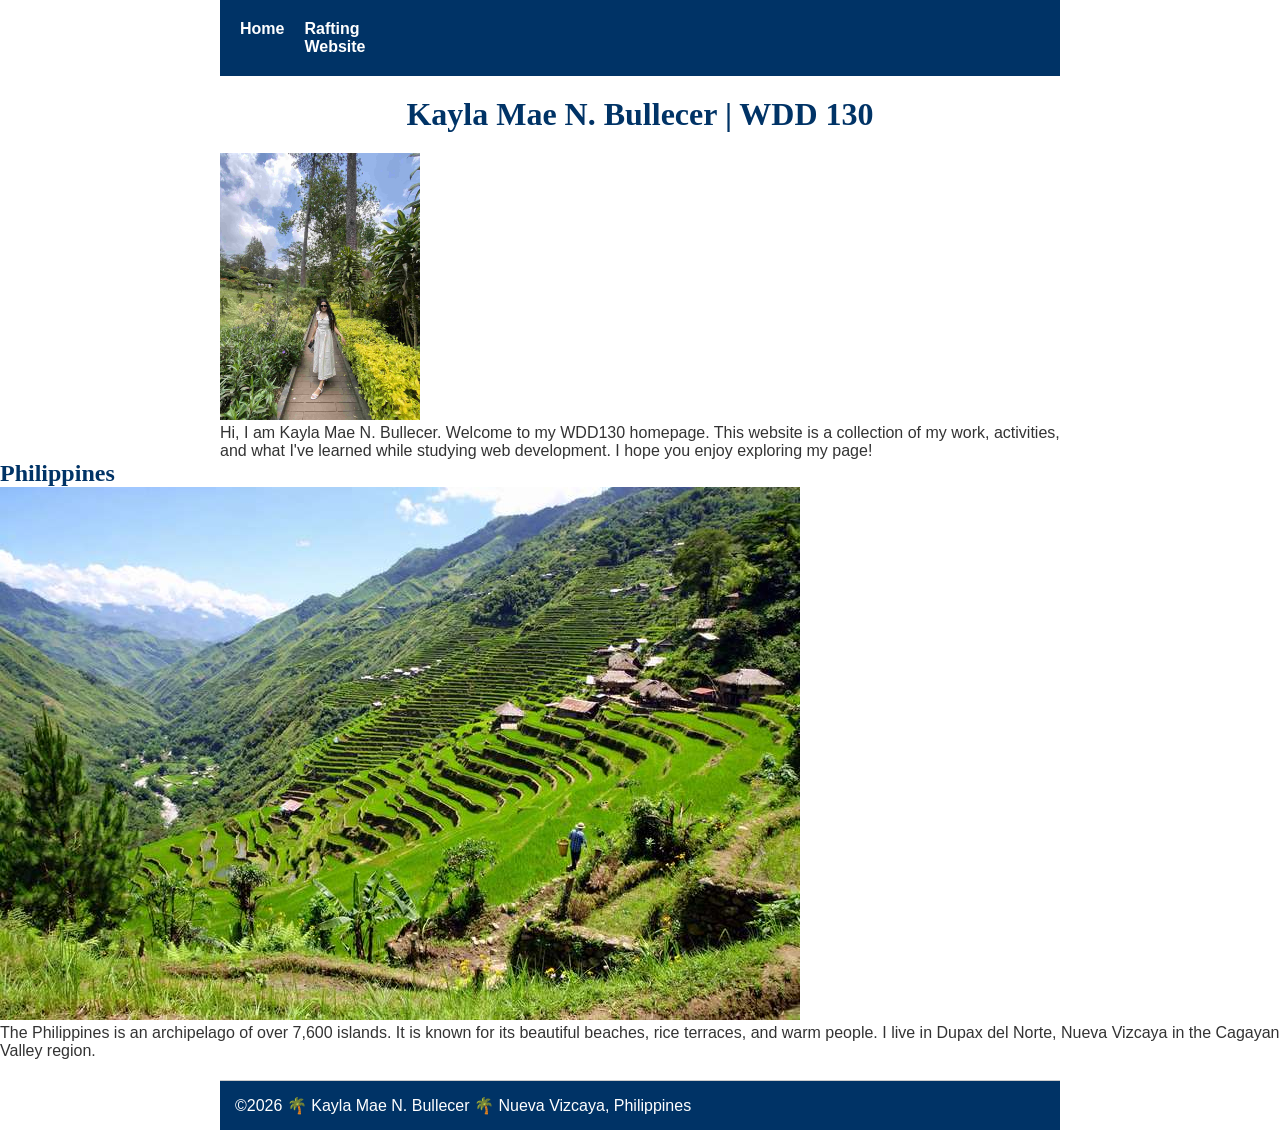
<file: index.html>
<!DOCTYPE html>
<html lang="en-US">
<head>
  <meta charset="UTF-8">
  <meta name="viewport" content="width=device-width, initial-scale=1.0">
  <title>Kayla Mae N. Bullecer | WDD 130 | Personal Homepage</title>
  <meta name="description" content="Kayla Mae N. Bullecer's home page for WDD 130 - Web Fundamentals. This page shows my work and what I learn in web development.">
  <meta name="author" content="Kayla Mae N. Bullecer">
  <link rel="stylesheet" href="styles/styles.css">
</head>
<body>
  <header>
    <nav>
      <a href="#">Home</a>
      <a href="wwr/">Rafting Website</a>
    </nav>
  </header>
  <main>
    <h1>Kayla Mae N. Bullecer | WDD 130</h1>
    <img src="images/profile.jpg" alt="image of myself" width="200">
    <p>Hi, I am Kayla Mae N. Bullecer. Welcome to my WDD130 homepage. This website is a collection of my work, activities, and what I've learned while studying web development. I hope you enjoy exploring my page!</p>
  </main>
  <aside>
    <h2>Philippines</h2>
    <img src="images/philippines.jpg" alt="Banaue Rice Terraces in the Philippines">
    <p>The Philippines is an archipelago of over 7,600 islands. It is known for its beautiful beaches, rice terraces, and warm people. I live in Dupax del Norte, Nueva Vizcaya in the Cagayan Valley region.</p>
  </aside>
  <footer>
    <p>©2026 🌴 Kayla Mae N. Bullecer 🌴 Nueva Vizcaya, Philippines</p>
  </footer>
</body>
</html>
</file>
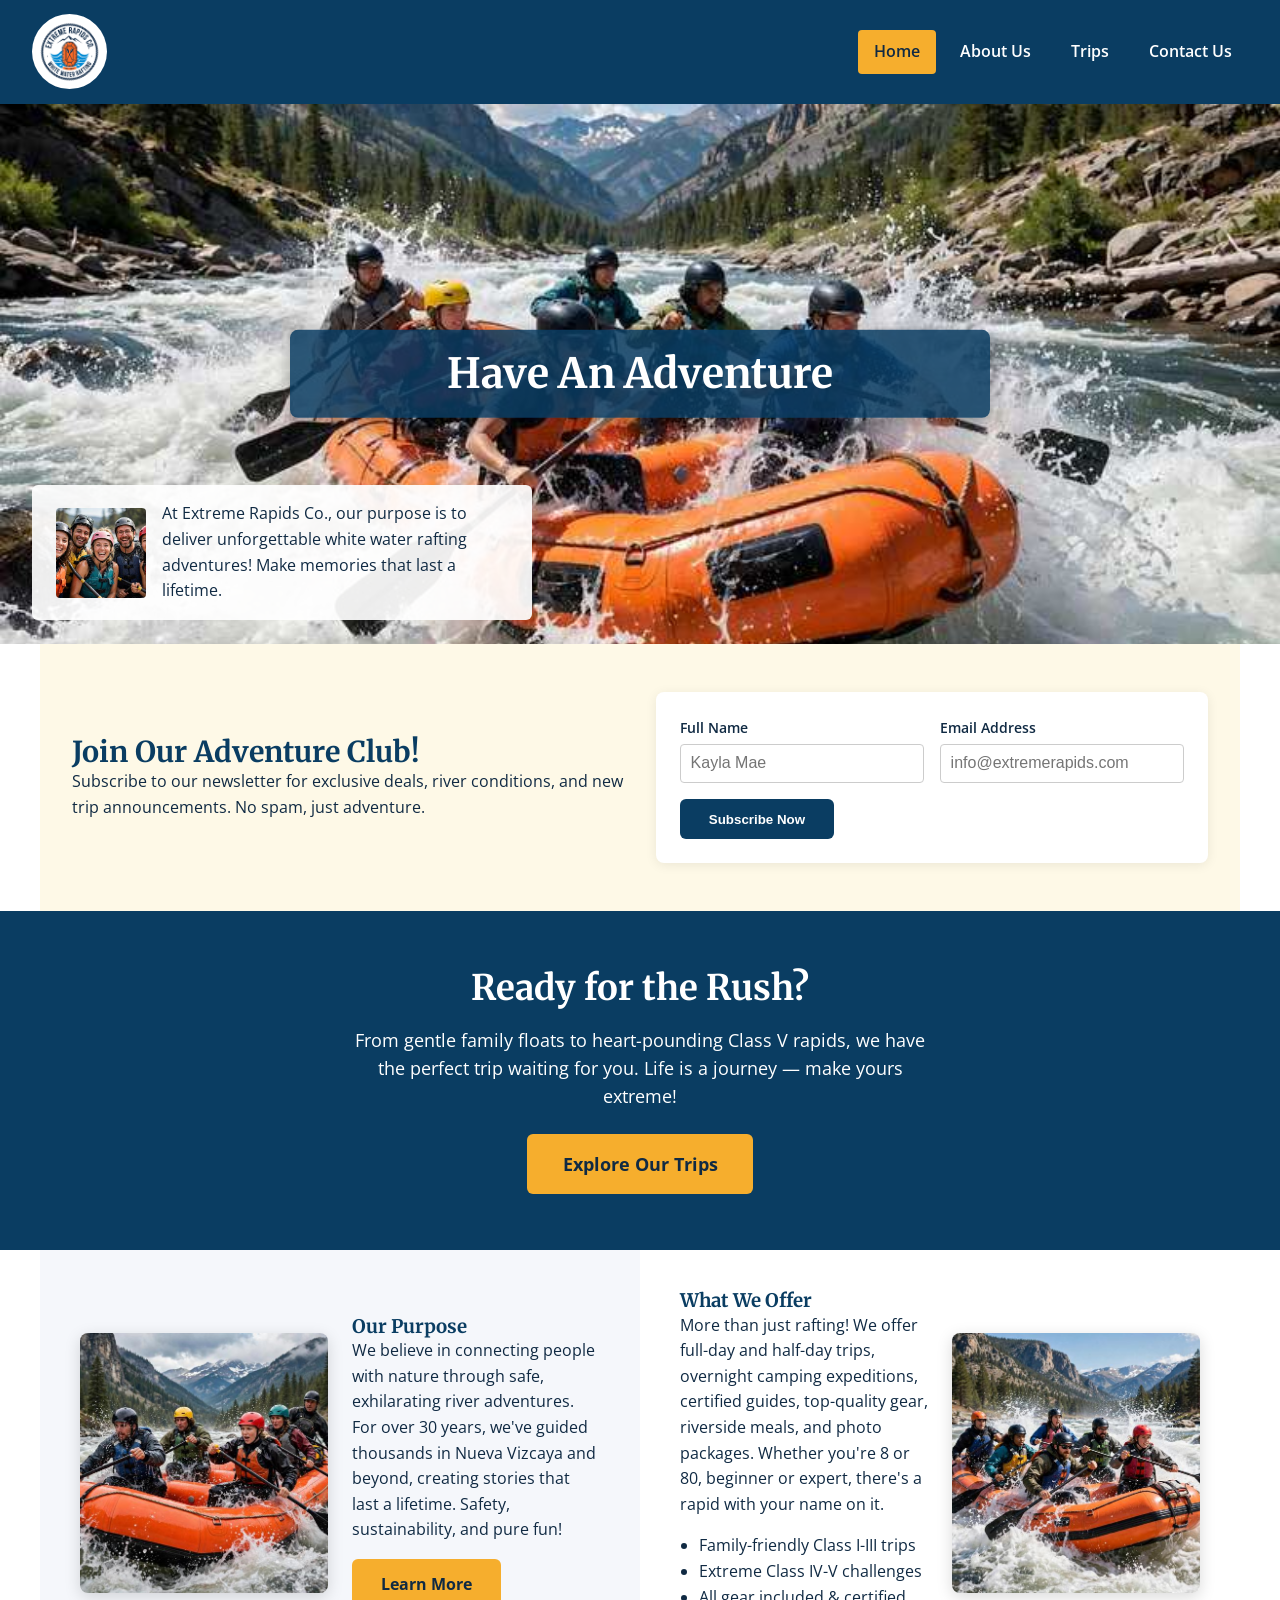
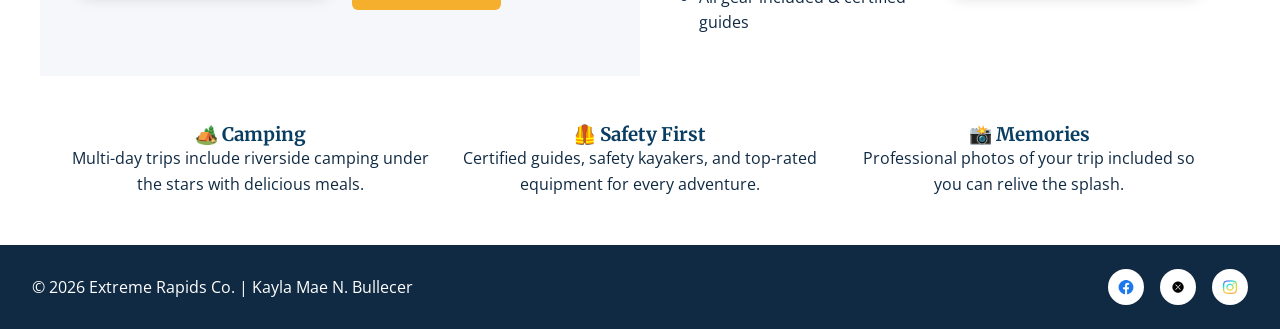
<file: wwr/index.html>
<!DOCTYPE html>
<html lang="en-US">
<head>
<meta charset="UTF-8">
<meta name="viewport" content="width=device-width, initial-scale=1.0">
<title>Extreme Rapids Co. | Home - Adventure Awaits You</title>
<meta name="description" content="Extreme Rapids Co. home page - Thrilling white water rafting adventures in Bambang, Nueva Vizcaya. Join our newsletter and explore our trips.">
<meta name="author" content="Kayla Mae N. Bullecer">
<link rel="stylesheet" href="styles/rafting.css">
<link href="https://fonts.googleapis.com/css2?family=Merriweather:wght@400;700&family=Open+Sans:wght@400;600&display=swap" rel="stylesheet">
</head>
<body>
<header>
<img src="images/logo.png" alt="Extreme Rapids Co. Logo" class="logo">
<nav>
<a href="index.html" class="active">Home</a>
<a href="about.html">About Us</a>
<a href="trips.html">Trips</a>
<a href="contact.html">Contact Us</a>
</nav>
</header>
<main>
<div class="hero">
<img src="images/hero.jpg" alt="Group rafting down river with big splash">
<h1>Have An Adventure</h1>
<article>
<img src="images/happy-client.jpg" alt="Happy clients after rafting">
<p>At Extreme Rapids Co., our purpose is to deliver unforgettable white water rafting adventures! Make memories that last a lifetime.</p>
</article>
</div>

<section class="newsletter">
<div>
<h2>Join Our Adventure Club!</h2>
<p>Subscribe to our newsletter for exclusive deals, river conditions, and new trip announcements. No spam, just adventure.</p>
</div>
<form action="#" method="get">
<div><label for="fullname">Full Name</label><input type="text" id="fullname" name="fullname" required placeholder="Kayla Mae"></div>
<div><label for="email">Email Address</label><input type="email" id="email" name="email" required placeholder="info@extremerapids.com"></div>
<div class="full"><button type="submit" class="btn btn-primary">Subscribe Now</button></div>
</form>
</section>

<section class="cta">
<h2>Ready for the Rush?</h2>
<p>From gentle family floats to heart-pounding Class V rapids, we have the perfect trip waiting for you. Life is a journey — make yours extreme!</p>
<a href="trips.html" class="btn">Explore Our Trips</a>
</section>

<section class="purpose">
<div class="purpose-card">
<img src="images/rafting1.jpg" alt="Scenic calm river">
<div><h3>Our Purpose</h3><p>We believe in connecting people with nature through safe, exhilarating river adventures. For over 30 years, we've guided thousands in Nueva Vizcaya and beyond, creating stories that last a lifetime. Safety, sustainability, and pure fun!</p><a href="about.html" class="btn" style="margin-top:1rem">Learn More</a></div>
</div>
<div class="purpose-card">
<div><h3>What We Offer</h3><p>More than just rafting! We offer full-day and half-day trips, overnight camping expeditions, certified guides, top-quality gear, riverside meals, and photo packages. Whether you're 8 or 80, beginner or expert, there's a rapid with your name on it.</p><ul style="margin:1rem 0 0 1.2rem"><li>Family-friendly Class I-III trips</li><li>Extreme Class IV-V challenges</li><li>All gear included & certified guides</li></ul></div>
<img src="images/rafting2.jpg" alt="Group in raft paddling">
</div>
</section>

<section class="features">
<div><h3>🏕️ Camping</h3><p>Multi-day trips include riverside camping under the stars with delicious meals.</p></div>
<div><h3>🦺 Safety First</h3><p>Certified guides, safety kayakers, and top-rated equipment for every adventure.</p></div>
<div><h3>📸 Memories</h3><p>Professional photos of your trip included so you can relive the splash.</p></div>
</section>
</main>
<footer>
<p>© 2026 Extreme Rapids Co. | Kayla Mae N. Bullecer</p>
<nav class="socialmedia">
<a href="https://facebook.com"><img src="images/facebook.png" alt="Facebook"></a>
<a href="https://twitter.com"><img src="images/twitter.png" alt="Twitter"></a>
<a href="https://instagram.com"><img src="images/instagram.png" alt="Instagram"></a>
</nav>
</footer>
</body>
</html>
</file>
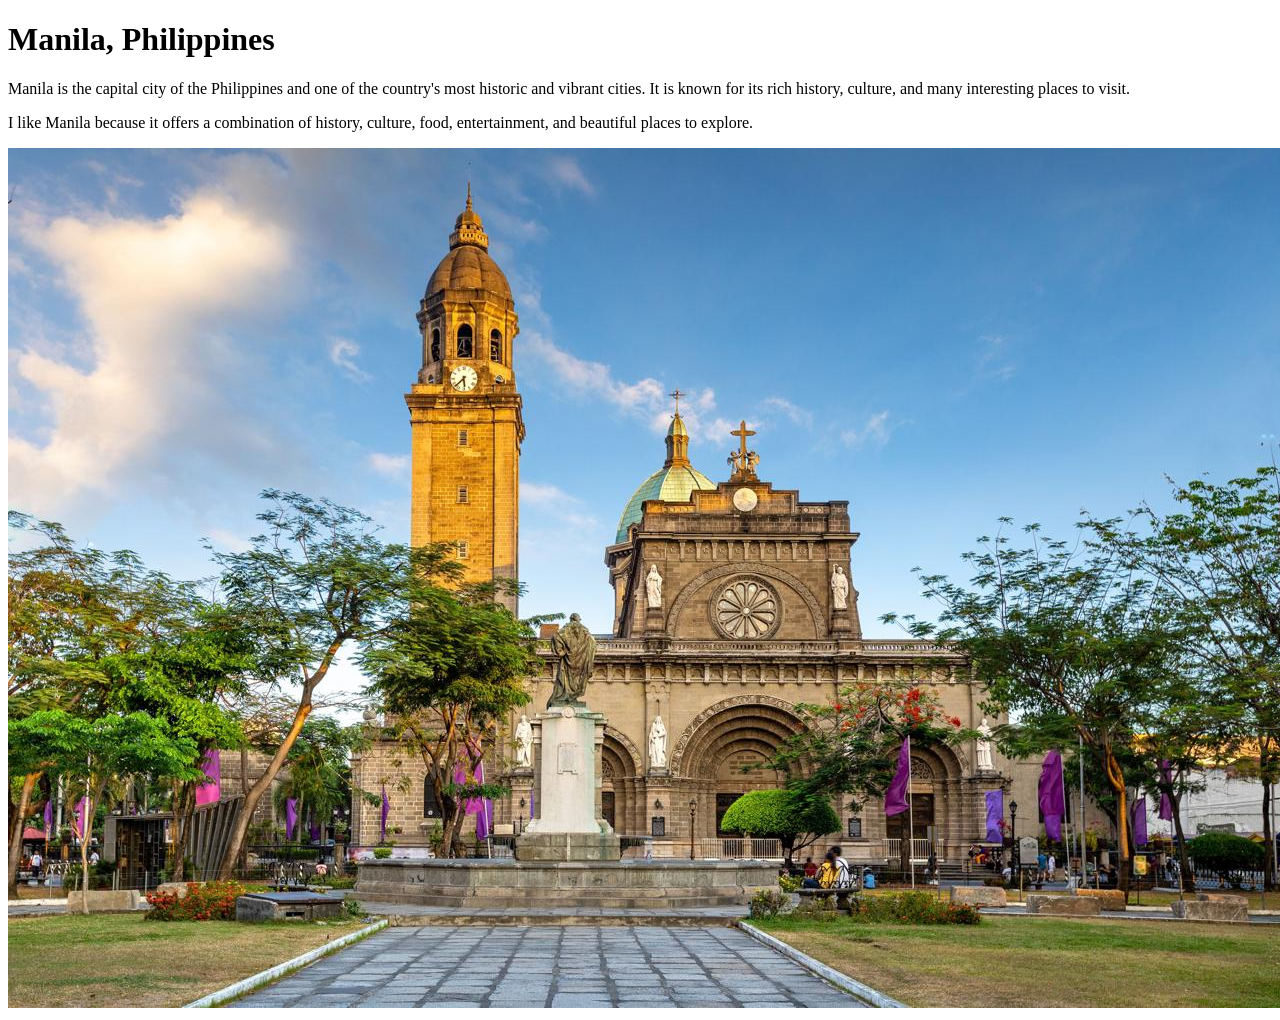
<file: week01/favorite-city.html>
<!DOCTYPE html>
<html lang="en-US">
<head>
    <meta charset="UTF-8">
    <meta name="viewport" content="width=device-width, initial-scale=1.0">
    <title>My Favorite City</title>
</head>
<body>
    <h1>Manila, Philippines</h1>

    <p>
        Manila is the capital city of the Philippines and one of the country's
        most historic and vibrant cities. It is known for its rich history,
        culture, and many interesting places to visit.
    </p>

    <p>
        I like Manila because it offers a combination of history, culture,
        food, entertainment, and beautiful places to explore.
    </p>

    <img src="images/manila2.jpg" alt="Manila, Philippines">
</body>
</html>
</file>
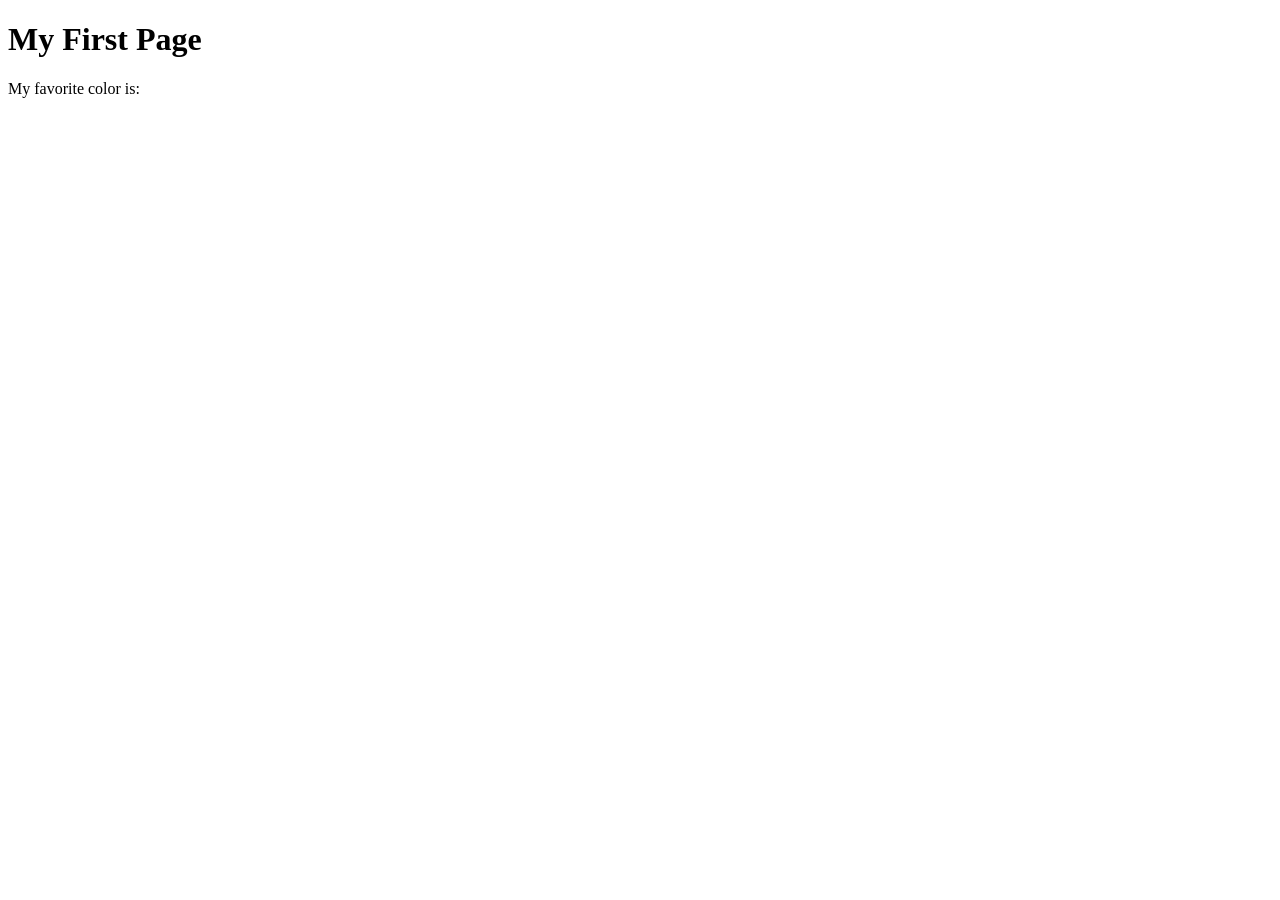
<file: week01/first-page.html>
<!DOCTYPE html>
<html lang="en">
<head>
    <meta charset="UTF-8">
    <meta name="viewport" content="width=device-width, initial-scale=1.0">
    <title>My First Page</title>
</head>
<body>
    <h1>My First Page</h1>
    <p>My favorite color is: </p>
</body>
</html>
</file>
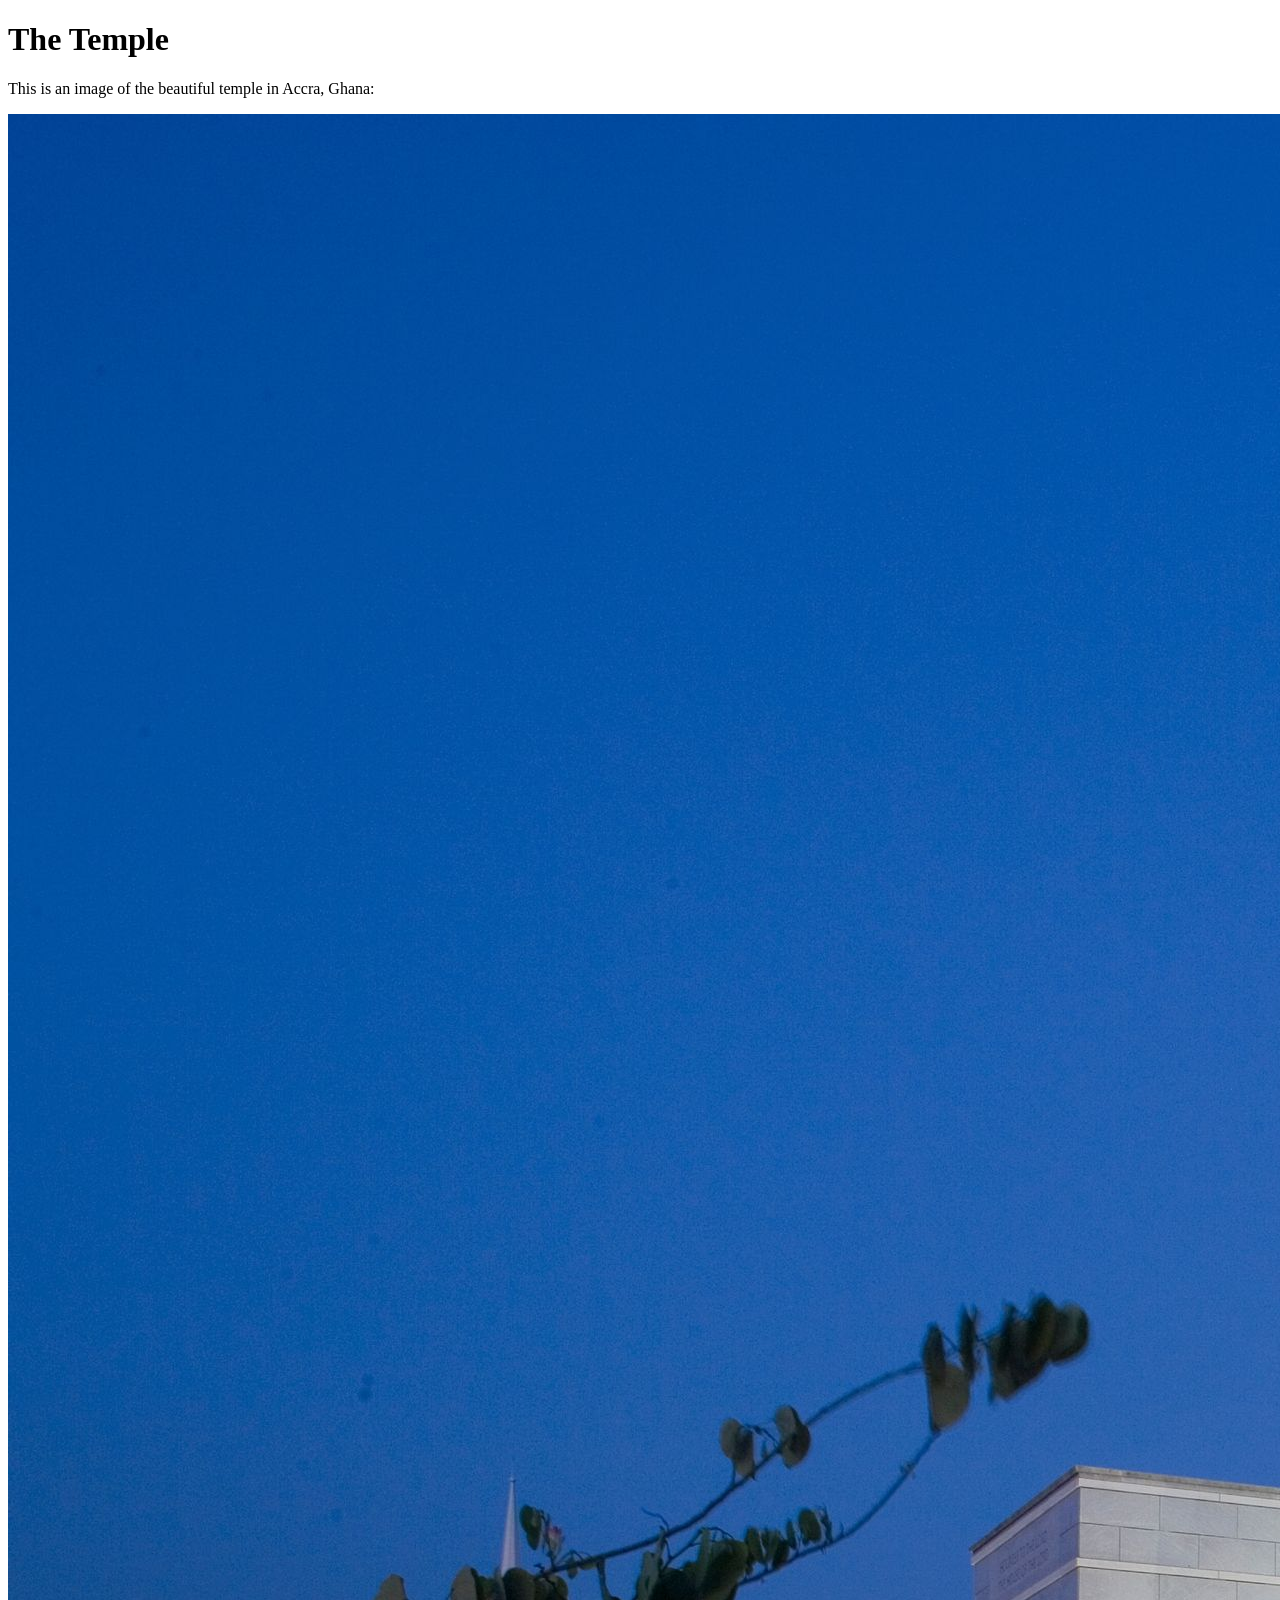
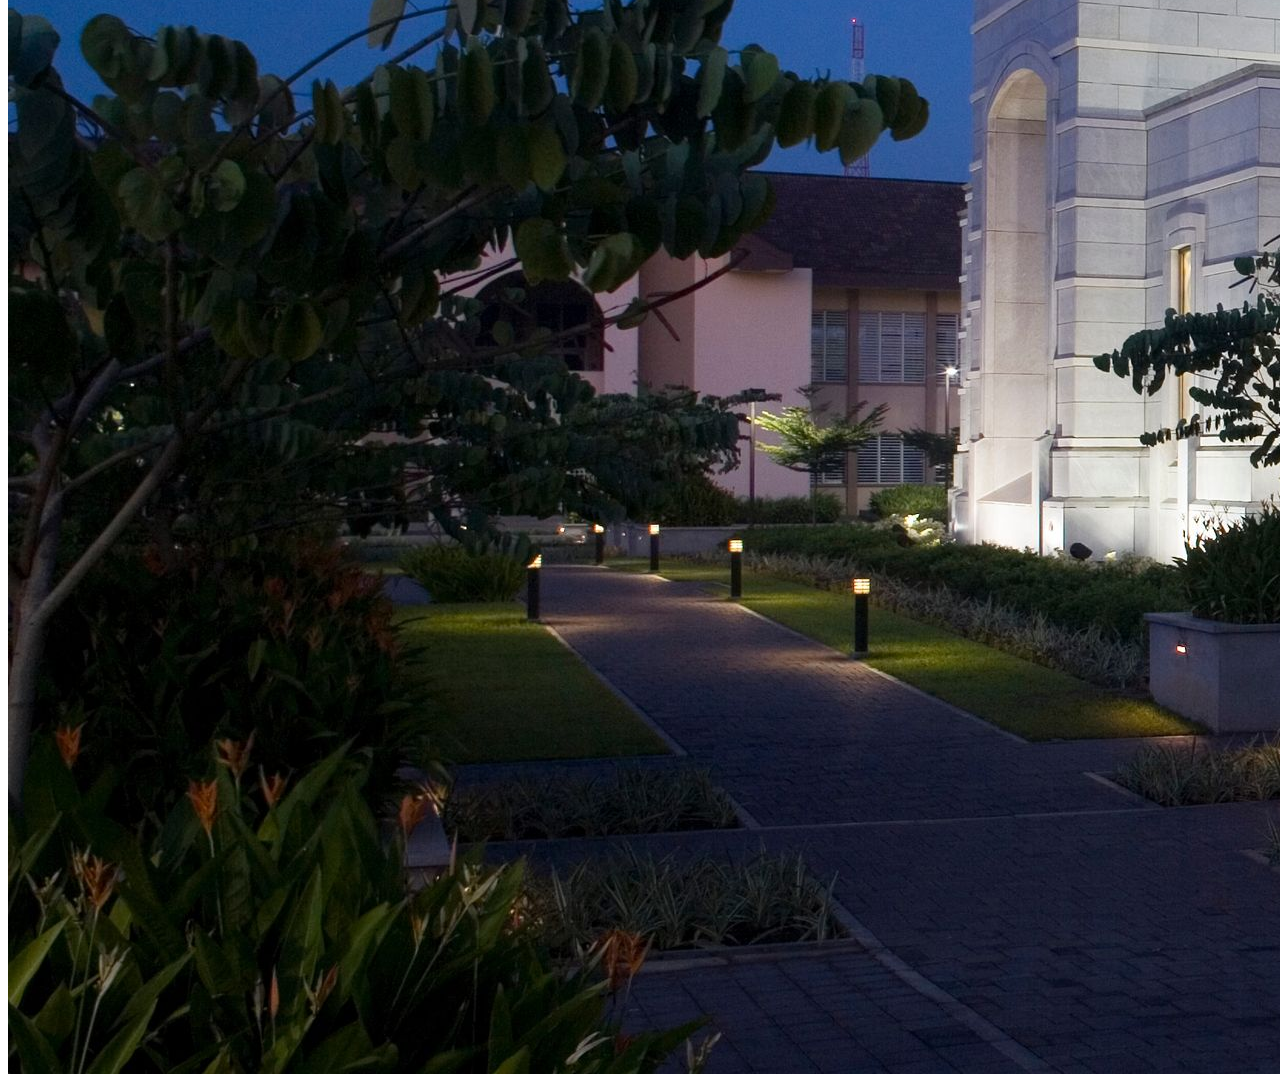
<file: week01/images.html>
<!DOCTYPE html>
<html lang="en">
<head>
    <meta charset="UTF-8">
    <meta name="viewport" content="width=device-width, initial-scale=1.0">
    <title>Temple Image</title>
</head>
<body>
    <h1>The Temple</h1>
    <p>This is an image of the beautiful temple in Accra, Ghana:</p>
    <img src="images/temple-large.jpeg" alt="The Accra Ghana Temple">
    
</body>
</html>
</file>
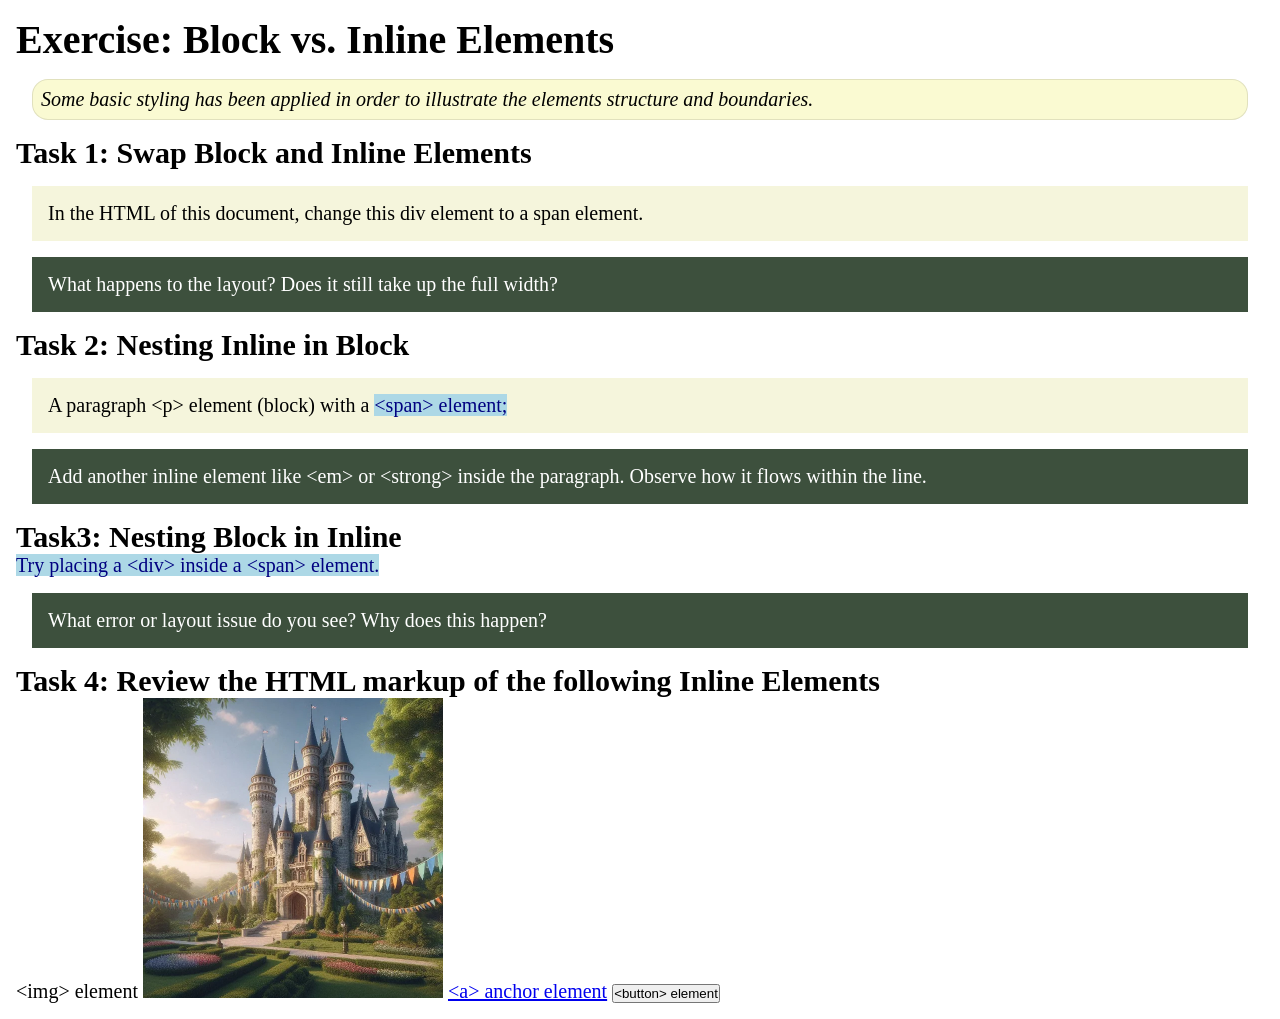
<file: week02/block-vs-inline.html>
<!DOCTYPE html>
<html lang="en">

<head>
    <meta charset="UTF-8">
    <meta name="viewport" content="width=device-width, initial-scale=1.0">
    <title>Exercise: Block vs. Inline Elements</title>
    <link rel="stylesheet" href="styles/block-vs-inline.css">
</head>

<body>
    <main>
        <h1>Exercise: Block vs. Inline Elements</h1>
        <p class="note">Some basic styling has been applied in order to illustrate the elements structure and
            boundaries.</p>

        <h2>Task 1: Swap Block and Inline Elements</h2>
        <div>In the HTML of this document, change this div element to a span element.</div>

        <p class="question">What happens to the layout? Does it still take up the full width?</p>

        <h2>Task 2: Nesting Inline in Block</h2>
        <p>A paragraph &lt;p&gt; element (block) with a <span>&lt;span&gt; element;</span></p>
        <p class="question">Add another inline element like &lt;em&gt; or &lt;strong&gt; inside the paragraph. Observe
            how it flows within the line.</p>

        <h2>Task3: Nesting Block in Inline</h2>
        <span>Try placing a &lt;div&gt; inside a &lt;span&gt; element.</span>
            <p class="question">What error or layout issue do you see? Why does this happen?</p>


            <h2>Task 4: Review the HTML markup of the following Inline Elements</h2>
        &lt;img&gt; element
        <img src="images/castle.webp" alt="placeholder image (images are inline)" width="300" height="300">
        <a href="https://churchofjesuschrist.org">&lt;a&gt; anchor element</a>
        <button type="button">&lt;button&gt; element</button>
    </main>
</body>

</html>
</file>
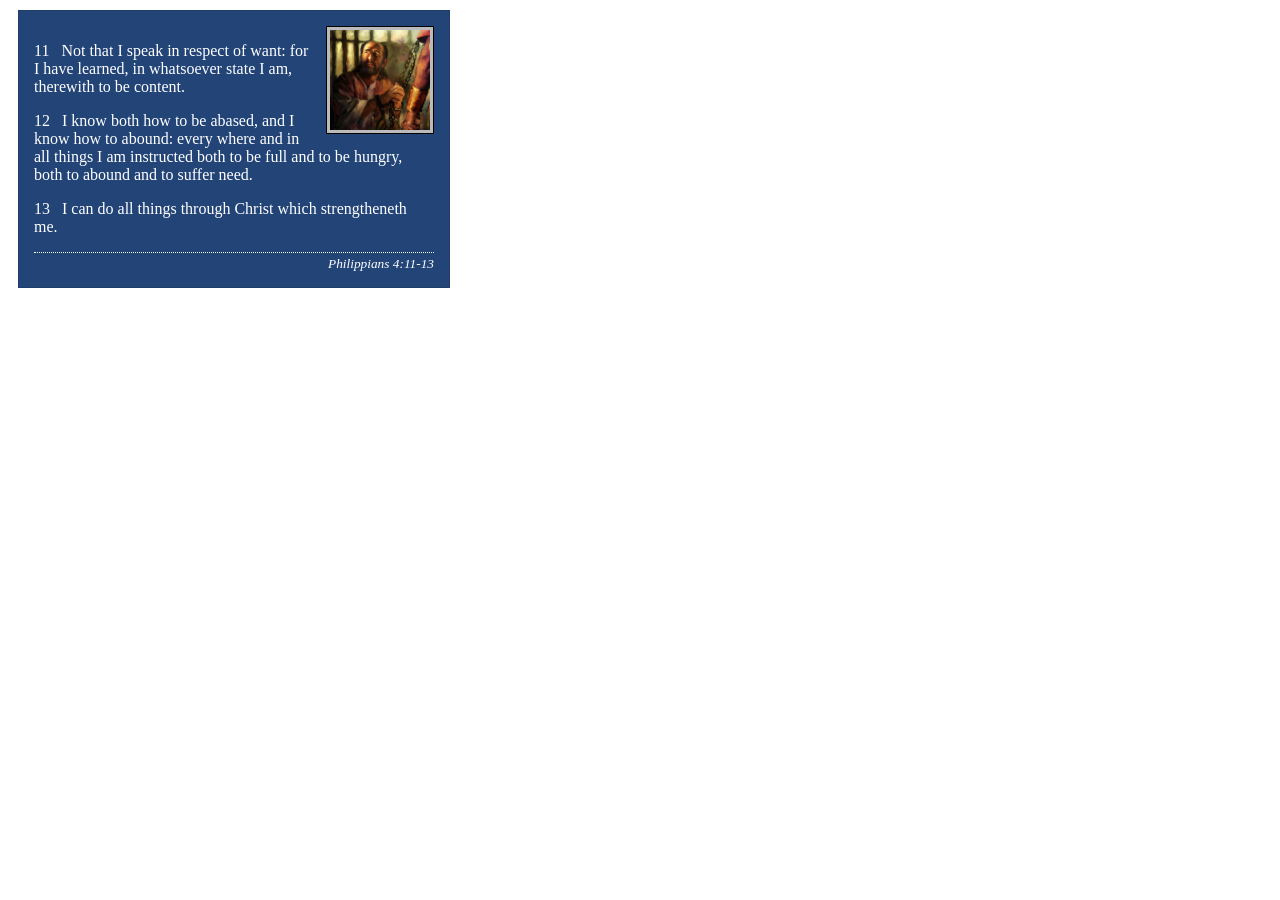
<file: week02/box-model-solution.html>
<!DOCTYPE html>
<html lang="en">
<head>
    <meta charset="UTF-8">
    <meta name="viewport" content="width=device-width, initial-scale=1.0">
    <title>Box Model Activity</title>
    <link rel="stylesheet" href="styles/box-model-solution.css">
</head>
<body>
    <main>
        <div class="callout">
            <img src="images/apostle-paul-imprisoned.webp" alt="Paul the Apostle - Imprisoned in Rome" width="200" height="200">
            <blockquote>
                <p>11 &nbsp; Not that I speak in respect of want: for I have learned, in whatsoever state I am, therewith to be content.</p>
                <p>12 &nbsp; I know both how to be abased, and I know how to abound: every where and in all things I am instructed both to be full and to be hungry, both to abound and to suffer need.</p>
                <p>13 &nbsp; I can do all things through Christ which strengtheneth me.</p>
            </blockquote>
            <cite>Philippians 4:11-13</cite>
        </div>
    </main>
</body>
</html>
</file>
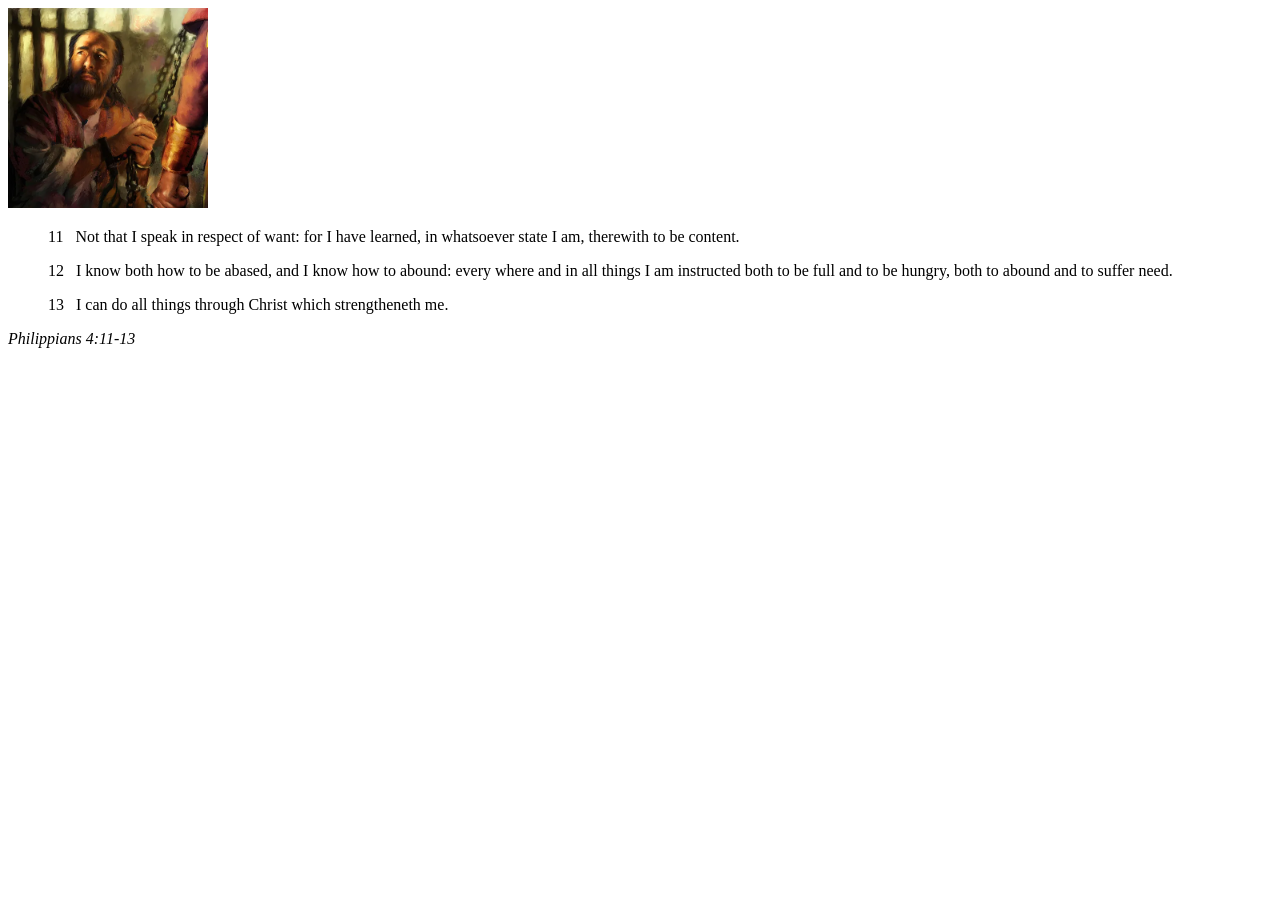
<file: week02/box-model.html>
<!DOCTYPE html>
<html lang="en">
<head>
    <meta charset="UTF-8">
    <meta name="viewport" content="width=device-width, initial-scale=1.0">
    <title>Box Model Activity</title>
</head>
<body>
    <main>
        <div class="callout">
            <img src="images/apostle-paul-imprisoned.webp" alt="Paul the Apostle - Imprisoned in Rome" width="200" height="200">
            <blockquote>
                <p>11 &nbsp; Not that I speak in respect of want: for I have learned, in whatsoever state I am, therewith to be content.</p>
                <p>12 &nbsp; I know both how to be abased, and I know how to abound: every where and in all things I am instructed both to be full and to be hungry, both to abound and to suffer need.</p>
                <p>13 &nbsp; I can do all things through Christ which strengtheneth me.</p>
            </blockquote>
            <cite>Philippians 4:11-13</cite>
        </div>
    </main>
</body>
</html>
</file>
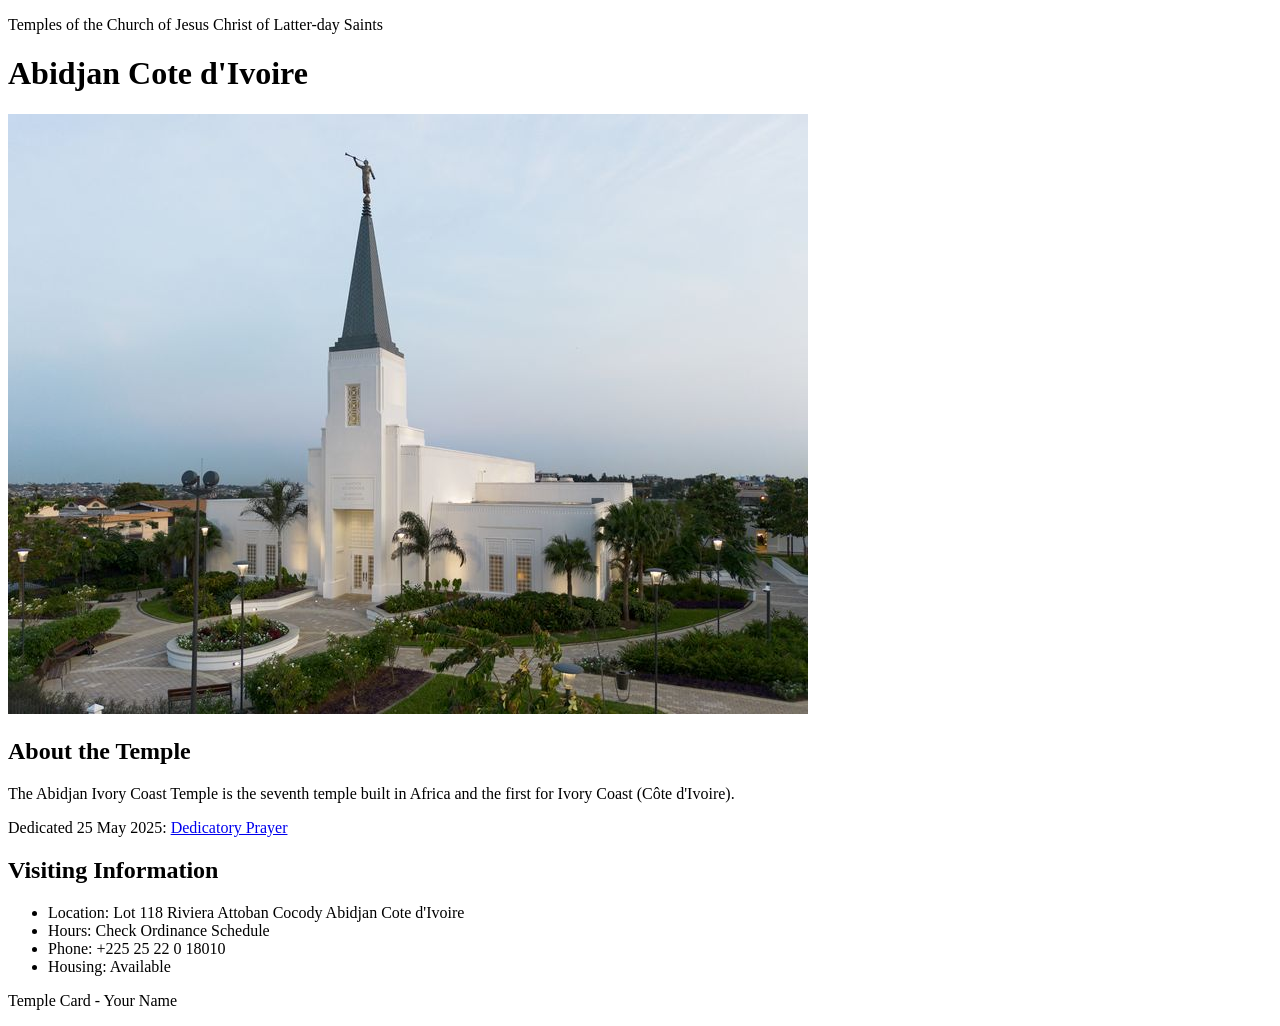
<file: week02/temple.html>
<!DOCTYPE html>
<html lang="en">

<head>
    <meta charset="UTF-8">
    <meta name="viewport" content="width=device-width, initial-scale=1.0">
    <title>Temple Card - Abidjan Cote d'Ivoire</title>
</head>

<body>
    <header>
        <p>Temples of the Church of Jesus Christ of Latter-day Saints</p>
    </header>
    <main>
        <h1>Abidjan Cote d'Ivoire</h1>
        <picture>
            <img src="images/abidjan-ivory-coast.jpeg" alt="Abidjan Cote d'Ivoire Temple">
        </picture>
        <section>
            <h2>About the Temple</h2>
            <p>The Abidjan Ivory Coast Temple is the seventh temple built in Africa and the first for Ivory Coast (Côte
                d'Ivoire).</p>
            <p>Dedicated 25 May 2025: <a
                    href="https://www.churchofjesuschrist.org/temples/dedicatory-prayer/abidjan-ivory-coast-temple/2025-05-25?lang=eng"
                    target="_blank" rel="noopener noreferrer">Dedicatory Prayer</a></p>
        </section>
        <section>
            <h2>Visiting Information</h2>
            <ul>
                <li>Location: Lot 118 Riviera Attoban Cocody Abidjan Cote d'Ivoire</li>
                <li>Hours: Check Ordinance Schedule</li>
                <li>Phone: +225 25 22 0 18010</li>
                <li>Housing: Available</li>
            </ul>
        </section>
    </main>
    <footer>
        <p>Temple Card - Your Name</p>
    </footer>
</body>

</html>
</file>
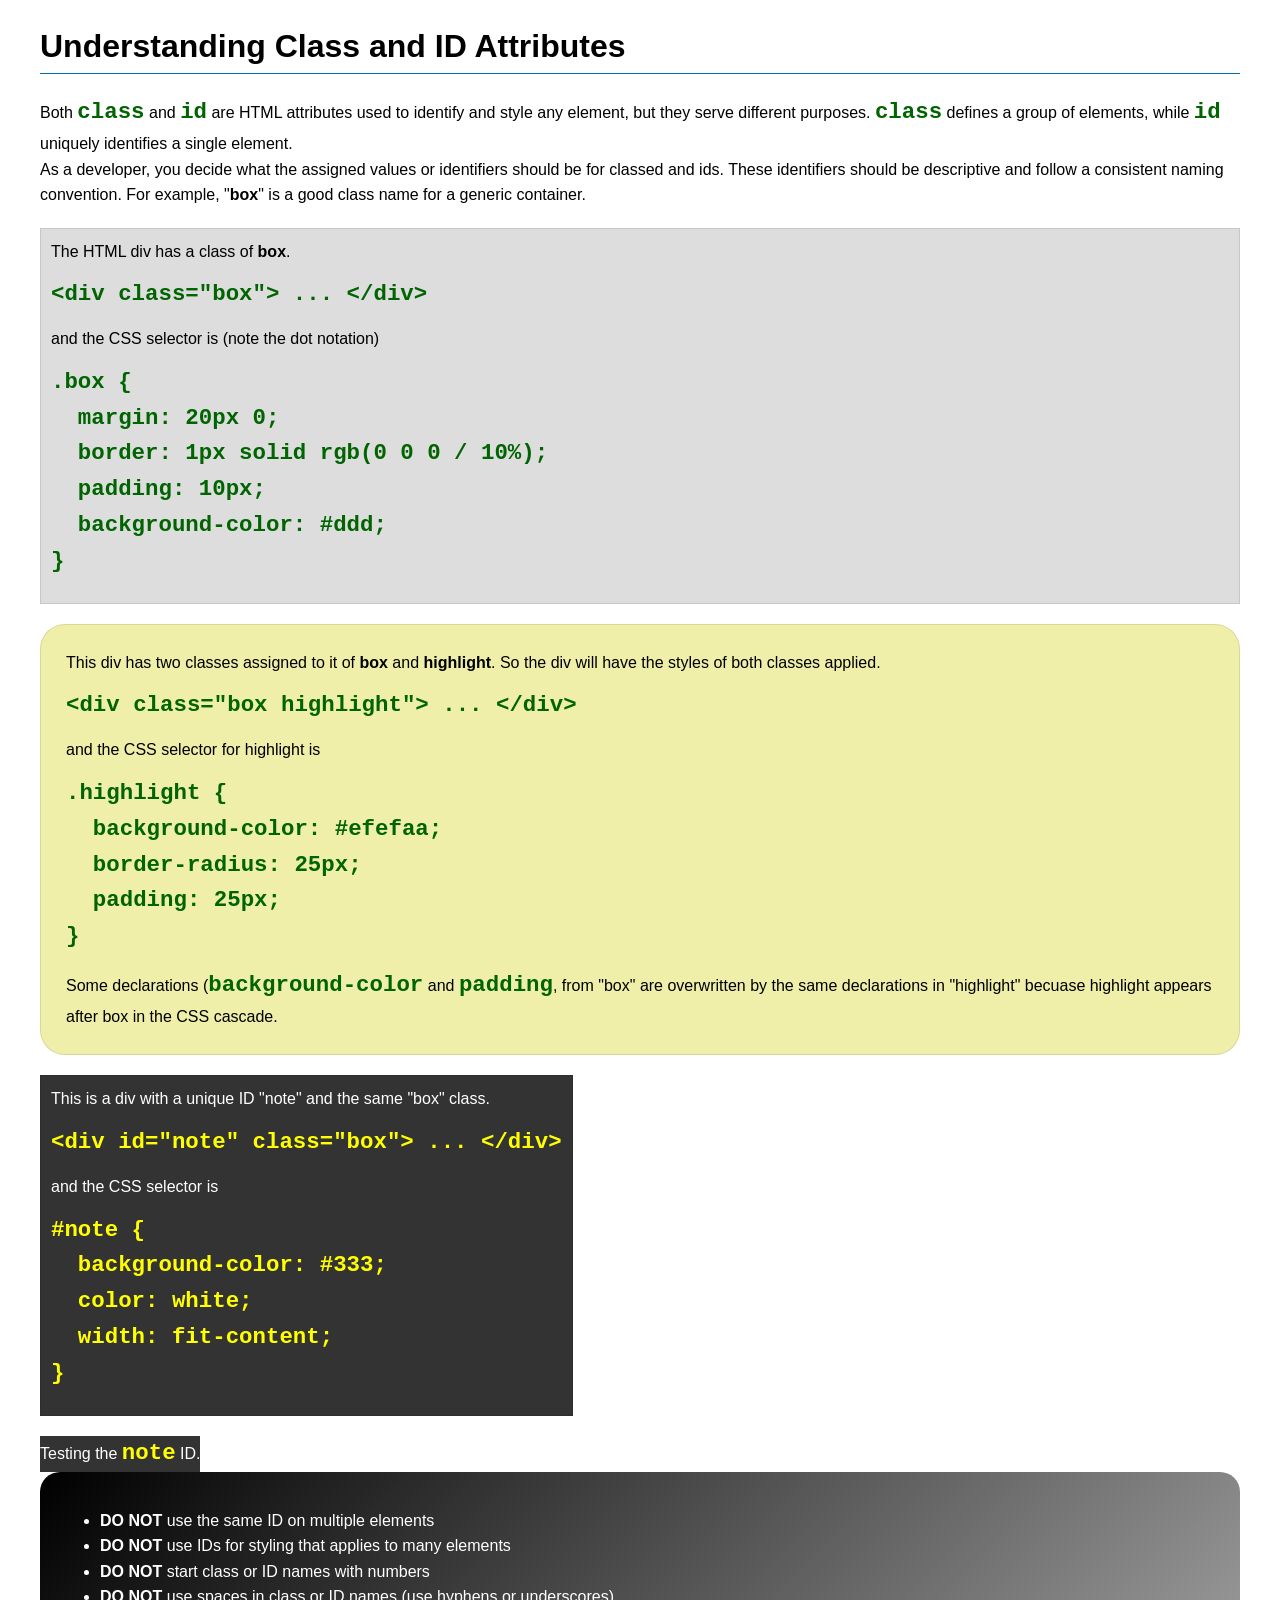
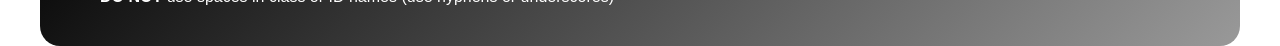
<file: week03/class-and-id.html>
<!DOCTYPE html>
<html lang="en">

<head>
    <meta charset="UTF-8">
    <meta name="viewport" content="width=device-width, initial-scale=1.0">
    <title>Class vs ID Attributes</title>
    <link rel="stylesheet" href="styles/class-and-id.css">
</head>

<body>
    <h1>Understanding Class and ID Attributes</h1>
    <p>Both <code>class</code> and <code>id</code> are HTML attributes used to identify and style any element, but they
        serve different purposes. <code>class</code> defines a group of elements, while <code>id</code> uniquely
        identifies a single element.</p>
    <p>As a developer, you decide what the assigned values or identifiers should be for classed and ids. These
        identifiers should be
        descriptive and follow a consistent naming convention. For example, "<strong>box</strong>" is a good class name
        for a generic container.</p>
    <div class="box">
        <p>The HTML div has a class of <strong>box</strong>.</p>
        <pre><code class="html">&lt;div class="box"&gt; ... &lt;/div&gt;</code></pre>
        and the CSS selector is (note the dot notation)
        <pre><code class="css">.box {
  margin: 20px 0;
  border: 1px solid rgb(0 0 0 / 10%);
  padding: 10px;
  background-color: #ddd; 
}</code></pre>
    </div>

    <div class="box highlight">
        <p>This div has two classes assigned to it of <strong>box</strong> and <strong>highlight</strong>. So the div
            will have the styles of both classes applied.</p>
        <pre><code class="html">&lt;div class="box highlight"&gt; ... &lt;/div&gt;</code></pre>
        and the CSS selector for highlight is
        <pre><code class="css">.highlight {
  background-color: #efefaa;
  border-radius: 25px;
  padding: 25px;
}</code></pre>
<p>Some declarations (<code>background-color</code> and <code>padding</code>, from "box" are overwritten by the same declarations in "highlight" becuase highlight appears after box in the CSS cascade.</p>
    </div>

    <div id="note" class="box">
        <p>This is a div with a unique ID "note" and the same "box" class.</p>
        <pre><code class="html">&lt;div id="note" class="box"&gt; ... &lt;/div&gt;</code></pre>
        and the CSS selector is
        <pre><code class="css">#note {
  background-color: #333;
  color: white;
  width: fit-content;
}</code></pre>
    </div>

    <div id="note">
        <p>Testing the <code>note</code> ID.</p>
    </div>

    <section id="best-practice">
        <ul>
            <li><strong>DO NOT</strong> use the same ID on multiple elements</li>
            <li><strong>DO NOT</strong> use IDs for styling that applies to many elements</li>
            <li><strong>DO NOT</strong> start class or ID names with numbers</li>
            <li><strong>DO NOT</strong> use spaces in class or ID names (use hyphens or underscores)</li>
        </ul>
    </section>




</body>

</html>
</file>
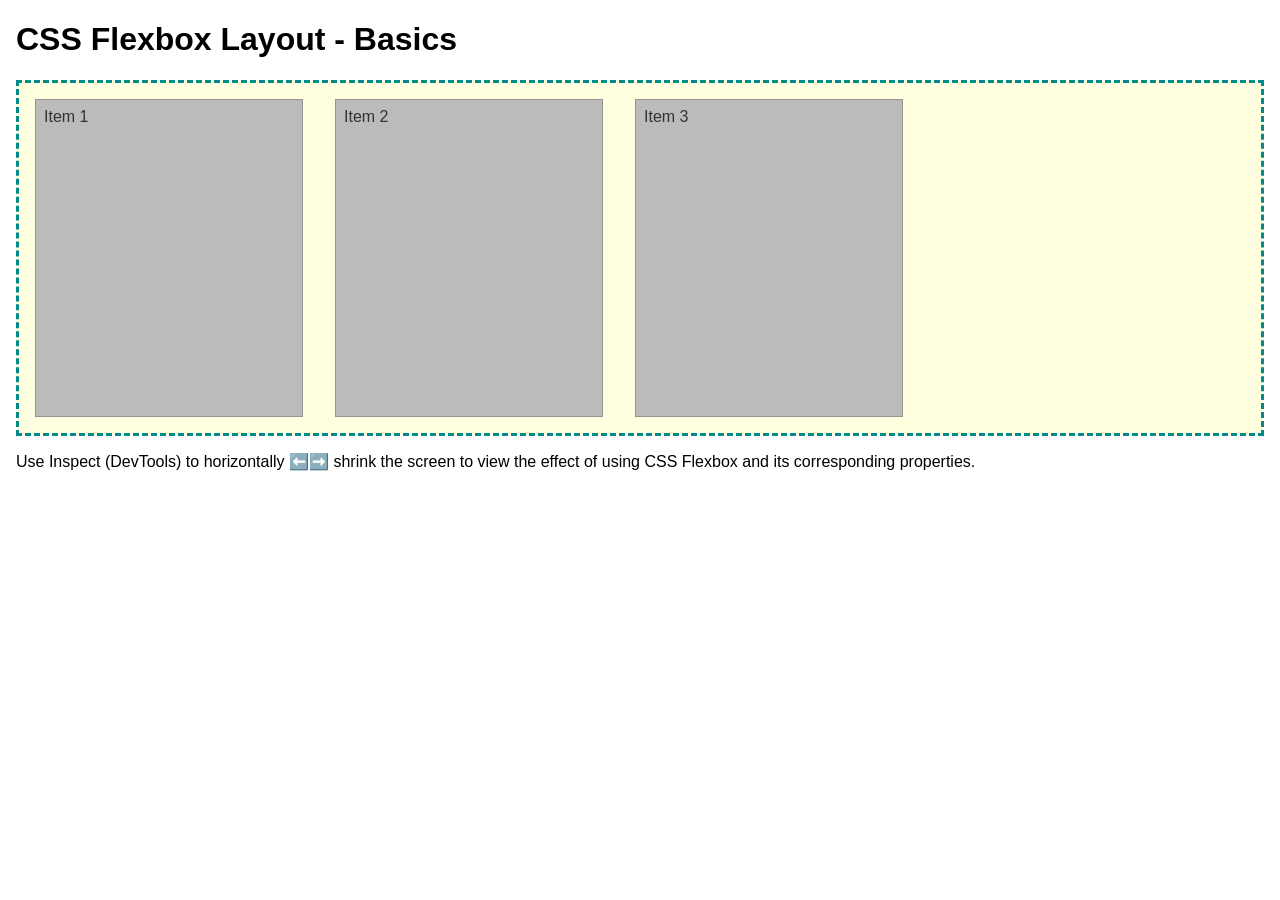
<file: week04/flexbox-layout.html>
<!DOCTYPE html>
<html lang="en">
<head>
    <meta charset="UTF-8">
    <meta name="viewport" content="width=device-width, initial-scale=1.0">
    <title>CSS Flexbox Layout - Basics</title>
    <link rel="stylesheet" href="styles/flexbox.css">
</head>
<body>
    <main>
        <h1>CSS Flexbox Layout - Basics</h1>
        <div class="flex-container">
            <div class="flex-item item1">Item 1</div>
            <div class="flex-item item2">Item 2</div>
            <div class="flex-item item3">Item 3</div>
        </div>
        <p>Use Inspect (DevTools) to horizontally ⬅️➡️ shrink the screen to view the effect of using CSS Flexbox and its corresponding properties.</p>
    </main>
</body>
</html>
</file>
<file: styles/styles.css>
:root {
    --primary-color: #003366;
    --secondary-color: #0099cc;
    --accent1-color: #ffcc00;
    --accent2-color: #f0f0f0;
    --heading-font: 'Merriweather', serif;
    --body-font: 'Roboto', sans-serif;
}
* {
    margin: 0;
    padding: 0;
    box-sizing: border-box;
}
body {
    font-family: var(--body-font);
    color: #333;
}
header, main, footer {
    width: 840px;
    margin: 0 auto;
}
header {
    background-color: var(--primary-color);
    color: white;
    display: grid;
    grid-template-columns: 150px 1fr;
    align-items: center;
    padding: 10px;
}
header img {
    width: 100px;
    height: auto;
}
nav {
    display: flex;
    justify-content: space-around;
}
nav a {
    color: white;
    text-decoration: none;
    font-weight: bold;
    padding: 10px;
}
nav a:hover {
    color: var(--accent1-color);
}
h1, h2 {
    font-family: var(--heading-font);
    color: var(--primary-color);
}
main h1 {
    text-align: center;
    padding: 20px 0;
}
.contact-container {
    display: grid;
    grid-template-columns: 1fr 1fr;
    gap: 2rem;
    padding: 20px;
}
.contact-info {
    padding: 20px;
    border: 1px solid rgba(0,0,0,0.1);
    border-radius: 8px;
    background-color: #f9f9f9;
    line-height: 1.8;
}
.map-container iframe {
    width: 100%;
    height: 300px;
    border: 1px solid #ccc;
    border-radius: 8px;
}
.employees {
    padding: 20px;
    margin-top: 2rem;
}
.employees h2 {
    text-align: center;
    margin-bottom: 20px;
}
.employee-gallery {
    display: flex;
    justify-content: space-around;
    gap: 20px;
    flex-wrap: wrap;
}
.employee-gallery figure {
    flex: 1;
    min-width: 200px;
    max-width: 250px;
    text-align: center;
    margin: 0;
    border: 1px solid rgba(0,0,0,0.1);
    border-radius: 8px;
    overflow: hidden;
    background-color: #fff;
}
.employee-gallery img {
    width: 100%;
    height: auto;
}
.employee-gallery figcaption {
    background-color: var(--primary-color);
    color: white;
    padding: 10px;
    font-weight: bold;
}
.form-section {
    max-width: 700px;
    margin: 2rem auto;
    padding: 20px;
    border: 1px solid rgba(0,0,0,0.1);
    border-radius: 0.5rem;
    background-color: #eee;
}
.form-section h2 {
    text-align: center;
    margin-bottom: 1rem;
}
.form-section form {
    display: grid;
    gap: 1rem;
}
.form-item {
    display: grid;
    grid-template-columns: 1fr 2fr;
    align-items: center;
    gap: 0.5rem;
}
.form-item.column-full {
    grid-template-columns: 1fr;
}
.form-item label {
    text-align: right;
    padding-right: 1rem;
    font-weight: bold;
}
.form-item.column-full label {
    text-align: left;
}
.form-item input, .form-item textarea {
    padding: 0.5rem;
    font-size: 1rem;
    border: 1px solid #ccc;
    border-radius: 4px;
}
fieldset {
    display: grid;
    gap: 0.5rem;
    padding: 1rem;
    border: 1px solid rgba(0,0,0,0.2);
    border-radius: 4px;
}
fieldset legend {
    padding: 0 0.5rem;
    font-weight: bold;
}
.radio-group {
    display: grid;
    gap: 0.5rem;
}
.radio-item {
    display: flex;
    align-items: center;
    gap: 0.5rem;
}
.checkbox-item {
    display: flex;
    align-items: center;
    gap: 0.5rem;
    margin: 0.5rem 0;
}
.form-section button[type="submit"] {
    background-color: var(--primary-color);
    color: white;
    border: none;
    border-radius: 0.5rem;
    padding: 0.85rem;
    font-size: 1.2rem;
    cursor: pointer;
}
.form-section button[type="submit"]:hover {
    background-color: var(--secondary-color);
}
footer {
    margin-top: 20px;
    border-top: 1px solid #ccc;
    display: flex;
    justify-content: space-between;
    align-items: center;
    padding: 15px;
    background-color: var(--primary-color);
    color: white;
}
.socialmedia a {
    margin-left: 10px;
}
.socialmedia img {
    width: 30px;
}
</file>
<file: wwr/styles/rafting.css>
/* Extreme Rapids Co. - rafting.css - W06 Final - Single file for all pages */
:root{
  --primary-color:#0A3D62;
  --secondary-color:#38A3A5;
  --accent1-color:#F6AE2D;
  --accent2-color:#FEF9E7;
  --light:#F5F7FB;
  --dark:#102A43;
  --white:#ffffff;
  --heading-font:"Merriweather", Georgia, serif;
  --body-font:"Open Sans", Arial, sans-serif;
}
*{margin:0;padding:0;box-sizing:border-box}
body{font-family:var(--body-font);color:var(--dark);line-height:1.6;background:var(--white)}
img{max-width:100%;display:block}
h1,h2,h3{font-family:var(--heading-font);color:var(--primary-color);line-height:1.2}
a{text-decoration:none}

/* HEADER - SAME ON ALL PAGES */
header{
  background:var(--primary-color);
  color:var(--white);
  display:flex;
  justify-content:space-between;
  align-items:center;
  padding:0.9rem 2rem;
}
header img.logo{width:75px;height:75px;object-fit:cover;border-radius:50%;background:var(--white);padding:3px}
header nav{display:flex;gap:0.5rem}
header nav a{color:var(--white);font-weight:600;padding:0.6rem 1rem;border-radius:4px;transition:0.3s}
header nav a:hover, header nav a.active{background:var(--accent1-color);color:var(--dark)}

/* HERO - position absolute required for about and home */
.hero{position:relative;width:100%;height:60vh;min-height:420px;overflow:hidden}
.hero img{width:100%;height:100%;object-fit:cover}
.hero h1{
  position:absolute;top:50%;left:50%;transform:translate(-50%,-50%);
  background:rgba(10,61,98,0.85);color:var(--white);
  padding:1.2rem 2.5rem;font-size:2.6rem;text-align:center;border-radius:8px;
  box-shadow:0 4px 20px rgba(0,0,0,0.3);width:90%;max-width:700px;
}
.hero article{
  position:absolute;bottom:1.5rem;left:2rem;right:2rem;
  background:rgba(255,255,255,0.92);padding:1rem 1.5rem;border-radius:6px;max-width:500px;
  display:flex;gap:1rem;align-items:center;
}
.hero article img{width:90px;height:90px;border-radius:4px;object-fit:cover}

/* ABOUT - HISTORY */
.history-section{padding:3rem 2rem;max-width:1200px;margin:0 auto}
.history-section h2{text-align:center;font-size:2rem;margin-bottom:1.5rem}
.history{
  display:grid;grid-template-columns:1fr 300px 1fr;gap:2rem;align-items:center;
  background:var(--light);padding:2rem;border-radius:8px;
}
.history img{border-radius:8px;box-shadow:0 4px 12px rgba(0,0,0,0.15);height:200px;object-fit:cover;width:100%}

/* ABOUT - ADVENTURE */
.adventure-section{padding:3rem 2rem;background:var(--white)}
.adventure-section h2{text-align:center;font-size:2rem;margin-bottom:1.5rem}
.adventure-gallery{display:grid;grid-template-columns:repeat(5,1fr);gap:1rem;max-width:1200px;margin:0 auto}
.adventure-gallery figure{background:var(--light);border-radius:8px;overflow:hidden;box-shadow:0 2px 8px rgba(0,0,0,0.08);text-align:center}
.adventure-gallery img{height:140px;width:100%;object-fit:cover}
.adventure-gallery figcaption{padding:0.7rem;font-weight:600;font-size:0.9rem;color:var(--primary-color)}

/* HOME - NEWSLETTER + CTA + PURPOSE - W06 requirement */
.newsletter{
  display:grid;grid-template-columns:1fr 1fr;gap:2rem;padding:3rem 2rem;
  background:var(--accent2-color);align-items:center;max-width:1200px;margin:0 auto;
}
.newsletter h2{font-size:1.8rem}
.newsletter form{
  display:grid;grid-template-columns:1fr 1fr;gap:1rem;background:var(--white);
  padding:1.5rem;border-radius:8px;box-shadow:0 2px 12px rgba(0,0,0,0.08)
}
.newsletter .full{grid-column:1/-1}
.newsletter label{font-weight:600;font-size:0.9rem;display:block;margin-bottom:0.3rem}
.newsletter input{width:100%;padding:0.6rem;border:1px solid #ccc;border-radius:4px;font-size:1rem}
.btn{display:inline-block;background:var(--accent1-color);color:var(--dark);padding:0.8rem 1.8rem;font-weight:700;border-radius:6px;border:none;cursor:pointer;transition:0.3s}
.btn:hover{background:var(--secondary-color);color:var(--white);transform:translateY(-2px)}
.btn-primary{background:var(--primary-color);color:var(--white)}
.btn-primary:hover{background:var(--dark)}
.cta{background:var(--primary-color);color:var(--white);text-align:center;padding:3.5rem 2rem}
.cta h2{color:var(--white);font-size:2.2rem;margin-bottom:1rem}
.cta p{max-width:600px;margin:0 auto 1.5rem;font-size:1.1rem}
.cta .btn{font-size:1.1rem;padding:1rem 2.2rem}
.purpose{display:grid;grid-template-columns:1fr 1fr;gap:0;max-width:1200px;margin:0 auto}
.purpose-card{display:grid;grid-template-columns:1fr 1fr;gap:1.5rem;padding:2.5rem;align-items:center}
.purpose-card:nth-child(1){background:var(--light)}
.purpose-card:nth-child(2){background:var(--white)}
.purpose-card img{border-radius:8px;box-shadow:0 4px 16px rgba(0,0,0,0.15);height:260px;object-fit:cover;width:100%}
.features{display:grid;grid-template-columns:repeat(3,1fr);gap:2rem;padding:3rem 2rem;background:var(--white);text-align:center;max-width:1200px;margin:0 auto}

/* CONTACT */
.contact-container{display:grid;grid-template-columns:1fr 1fr;gap:2rem;padding:2rem;max-width:1200px;margin:0 auto}
.contact-info{background:var(--light);padding:1.5rem;border-radius:8px}
.contact-info h2{margin-bottom:1rem}
.map-container iframe{width:100%;height:320px;border:0;border-radius:8px}
.employees{padding:3rem 2rem;background:var(--white)}
.employees h2{text-align:center;margin-bottom:1.5rem}
.employee-gallery{display:grid;grid-template-columns:repeat(3,1fr);gap:2rem;max-width:900px;margin:0 auto}
.employee-gallery figure{text-align:center;background:var(--light);padding:1rem;border-radius:8px}
.employee-gallery img{width:150px;height:150px;border-radius:50%;object-fit:cover;margin:0 auto 0.8rem;box-shadow:0 4px 10px rgba(0,0,0,0.1)}
.form-section{padding:3rem 2rem;background:var(--accent2-color)}
.form-section h2{text-align:center;margin-bottom:1.5rem}
.form-section form{max-width:650px;margin:0 auto;background:var(--white);padding:2rem;border-radius:8px;box-shadow:0 2px 12px rgba(0,0,0,0.08);display:grid;gap:1rem}
.form-item{display:grid;gap:0.3rem}
.form-item label{font-weight:600}
.form-item input, .form-item textarea, .form-section select{padding:0.6rem;border:1px solid #ccc;border-radius:4px;font-family:var(--body-font);font-size:1rem;width:100%}
.column-full{grid-column:1/-1}
.radio-group{display:flex;flex-direction:column;gap:0.5rem;margin-top:0.5rem}
.radio-item{display:flex;gap:0.5rem;align-items:center}
.checkbox-item{display:flex;gap:0.5rem;align-items:center}
fieldset{border:1px solid #ccc;border-radius:4px;padding:1rem}
legend{font-weight:700;padding:0 0.5rem;color:var(--primary-color)}
.form-section button[type="submit"]{background:var(--primary-color);color:var(--white);padding:0.8rem;border:none;border-radius:6px;font-weight:700;cursor:pointer;font-size:1rem;transition:0.3s}
.form-section button[type="submit"]:hover{background:var(--dark)}

/* TRIPS - W06 */
.trips-hero{background:linear-gradient(rgba(10,61,98,0.7),rgba(10,61,98,0.7)), url('https://images.unsplash.com/photo-1544551763-46a013bb70d5?w=1200&q=80') center/cover;color:var(--white);text-align:center;padding:4rem 2rem}
.trips-hero h1{color:var(--white);font-size:2.8rem;margin-bottom:0.5rem}
.trips-grid{display:grid;grid-template-columns:repeat(3,1fr);gap:2rem;padding:3rem 2rem;max-width:1200px;margin:0 auto}
.trip-card{background:var(--white);border-radius:10px;overflow:hidden;box-shadow:0 4px 20px rgba(0,0,0,0.1);display:flex;flex-direction:column}
.trip-card img{height:220px;object-fit:cover;width:100%}
.trip-card .content{padding:1.5rem;flex:1;display:flex;flex-direction:column}
.trip-card h3{font-size:1.3rem;margin-bottom:0.5rem}
.trip-card .meta{display:flex;gap:1rem;font-size:0.85rem;color:var(--secondary-color);font-weight:700;margin:0.5rem 0}
.trip-card p{flex:1}
.trip-card .btn{margin-top:1rem;text-align:center}
.table-section{padding:3rem 2rem;background:var(--light)}
.table-section h2{text-align:center;margin-bottom:1.5rem;font-size:2rem}
table{width:100%;max-width:1000px;margin:0 auto;border-collapse:collapse;background:var(--white);border-radius:8px;overflow:hidden;box-shadow:0 2px 12px rgba(0,0,0,0.08)}
th{background:var(--primary-color);color:var(--white);padding:1rem;text-align:left}
td{padding:0.9rem 1rem;border-bottom:1px solid #eee}
tr:last-child td{border-bottom:none}
tr:hover{background:var(--accent2-color)}

/* FOOTER - SAME */
footer{background:var(--dark);color:var(--white);display:flex;justify-content:space-between;align-items:center;padding:1.5rem 2rem;flex-wrap:wrap;gap:1rem}
footer .socialmedia{display:flex;gap:1rem}
footer .socialmedia a{background:var(--white);border-radius:50%;width:36px;height:36px;display:grid;place-items:center;transition:0.3s}
footer .socialmedia a:hover{transform:scale(1.1)}
footer .socialmedia img{width:20px;height:20px}

/* RESPONSIVE */
@media(max-width:900px){
  .history{grid-template-columns:1fr}
  .adventure-gallery{grid-template-columns:repeat(3,1fr)}
  .contact-container{grid-template-columns:1fr}
  .employee-gallery{grid-template-columns:1fr}
  .trips-grid{grid-template-columns:1fr 1fr}
  .newsletter{grid-template-columns:1fr}
  .purpose{grid-template-columns:1fr}
  .purpose-card{grid-template-columns:1fr}
  .features{grid-template-columns:1fr}
  header{flex-direction:column;gap:0.8rem}
}
@media(max-width:600px){
  .adventure-gallery{grid-template-columns:1fr 1fr}
  .trips-grid{grid-template-columns:1fr}
  .newsletter form{grid-template-columns:1fr}
  .hero h1{font-size:1.8rem}
}
</file>
<file: week02/styles/block-vs-inline.css>
* {
    margin: 0;
    padding: 0;
}

body {
    font-size: 20px;
    margin: 1rem;
}

p,
div {
    background-color: beige;
    margin: 1rem;
    padding: 1rem;
}

span {
    color: navy;
    background-color: lightblue;
}

code {
    margin: 0;
    padding: 0;
    color: green;
    font-size: 1.2rem;
}

.note {
    font-style: italic;
    background-color: lightgoldenrodyellow;
    border-radius: 1rem;
    border: 1px solid rgb(0 0 0 / 10%);
    margin: 1rem;
    padding: .5rem;
}

.question {
    background-color: #3d503d;
    color: #fff;
}
</file>
<file: week02/styles/box-model-solution.css>
.callout {
    max-width: 400px;
    margin: 10px;
    border: 1px solid rgba(0, 0, 0, .1);
    padding: 15px;
    background-color: #247;
    color: #fff;
}

.callout img {
    float: right;
    margin: 0 0 10px 15px;
    border: 1px solid #000;
    padding: 3px;
    background-color: #bbb;
    width: 100px;
    height: auto;

}

blockquote {
    margin: 0;
}

cite {
    display: block;
    border-top: 1px dotted #fff;
    padding-top: 3px;
    text-align: right;
    font-size: smaller;
}
</file>
<file: week03/styles/class-and-id.css>
body {
    font-family: Arial, sans-serif;
    line-height: 1.6;
    margin: 0;
    padding: 0 40px;
}

h1 {
    border-bottom: 1px solid rgb(0 110 182);
    padding-bottom: 0;
}



p {
    margin: 0;
}

code {
    color: darkgreen;
    font-weight: 700;
    font-size: 1.4rem;
}

/* Class examples - can be reused */

.box {
    margin: 20px 0;
    border: 1px solid rgb(0 0 0 / 10%);
    padding: 10px;
    background-color: #ddd; /* this is shorthand for #dddddd */
}

.highlight {
    background-color: #efefaa;
    border-radius: 25px;
    padding: 25px;
}

/* ID examples - should be unique */

#note {
    background-color: #333;
    color: white;
    width: fit-content;
}

#note code {
    color: yellow;
}

#best-practice {
    background: linear-gradient(135deg, #000 0%, #999 100%);
    color: white;
    border-radius: 20px;
    padding: 20px
}
</file>
<file: week04/styles/flexbox.css>
body {
    font-family: Helvetica, Arial, sans-serif;
    margin: 1rem;
}

.flex-container {
    border: 3px dashed darkcyan;
    background-color: lightyellow;
    display: flex;
    flex-wrap: wrap;
}

.flex-item {
    width: 250px;
    margin: 1rem;
    border: 1px solid rgb(0 0 0 / 20%);
    padding: 0.5rem;
    background-color: #bbb;
    color: #333;
}

.item1 {
    min-height: 100px;
}

.item2 {
    min-height: 200px;
}

.item3 {
    min-height: 300px;
}
</file>
